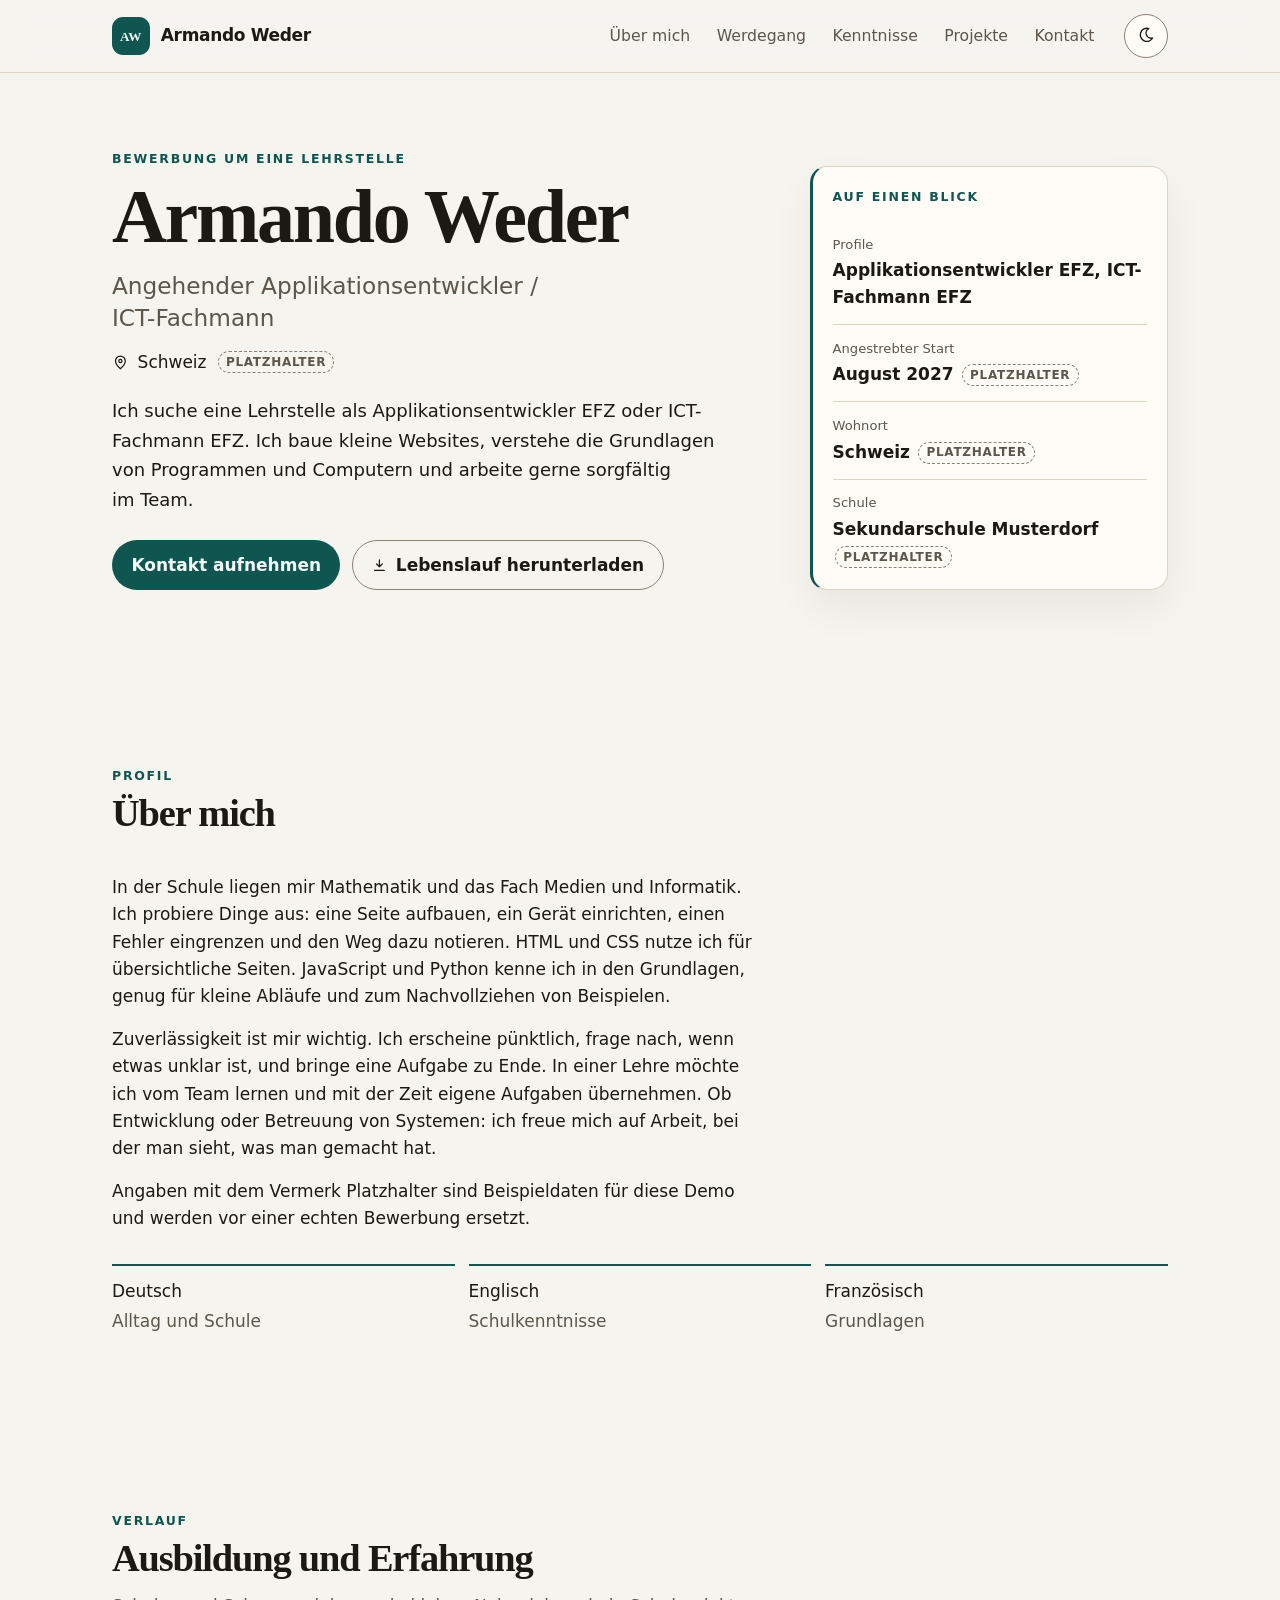
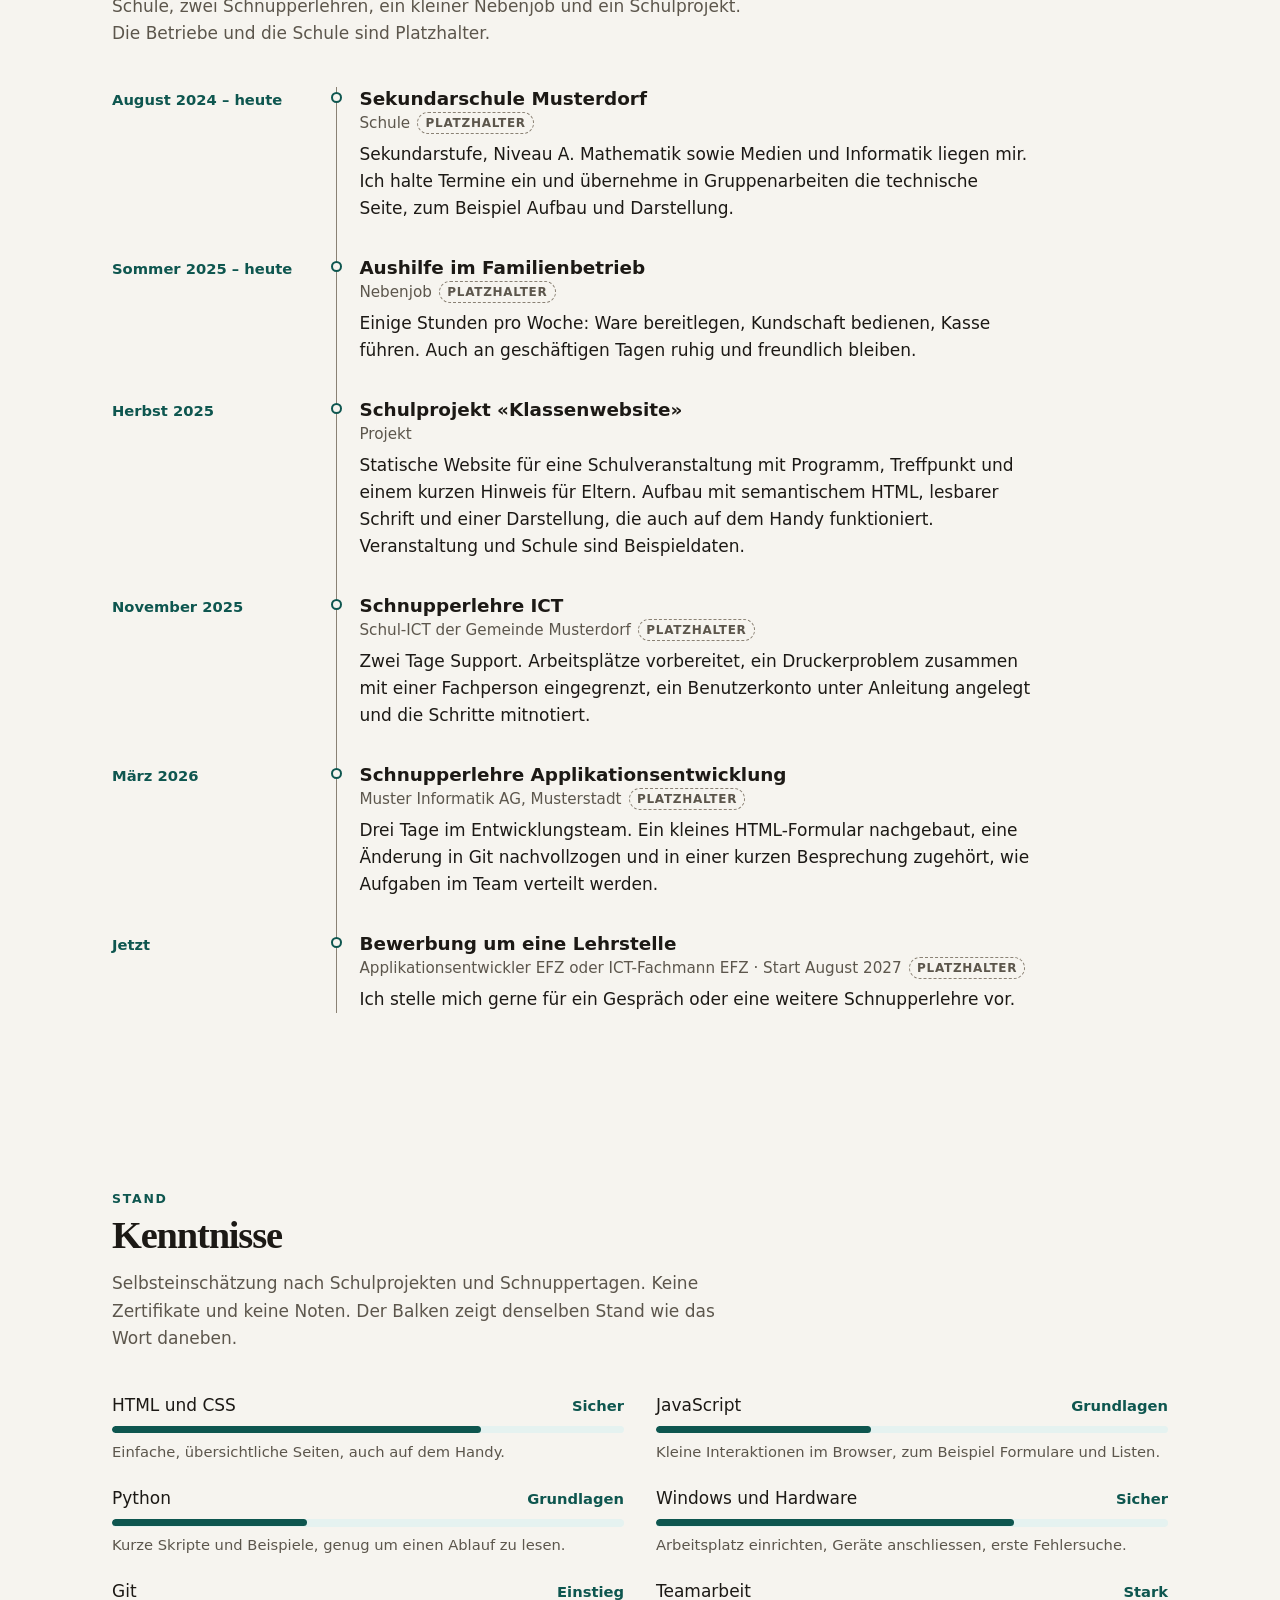
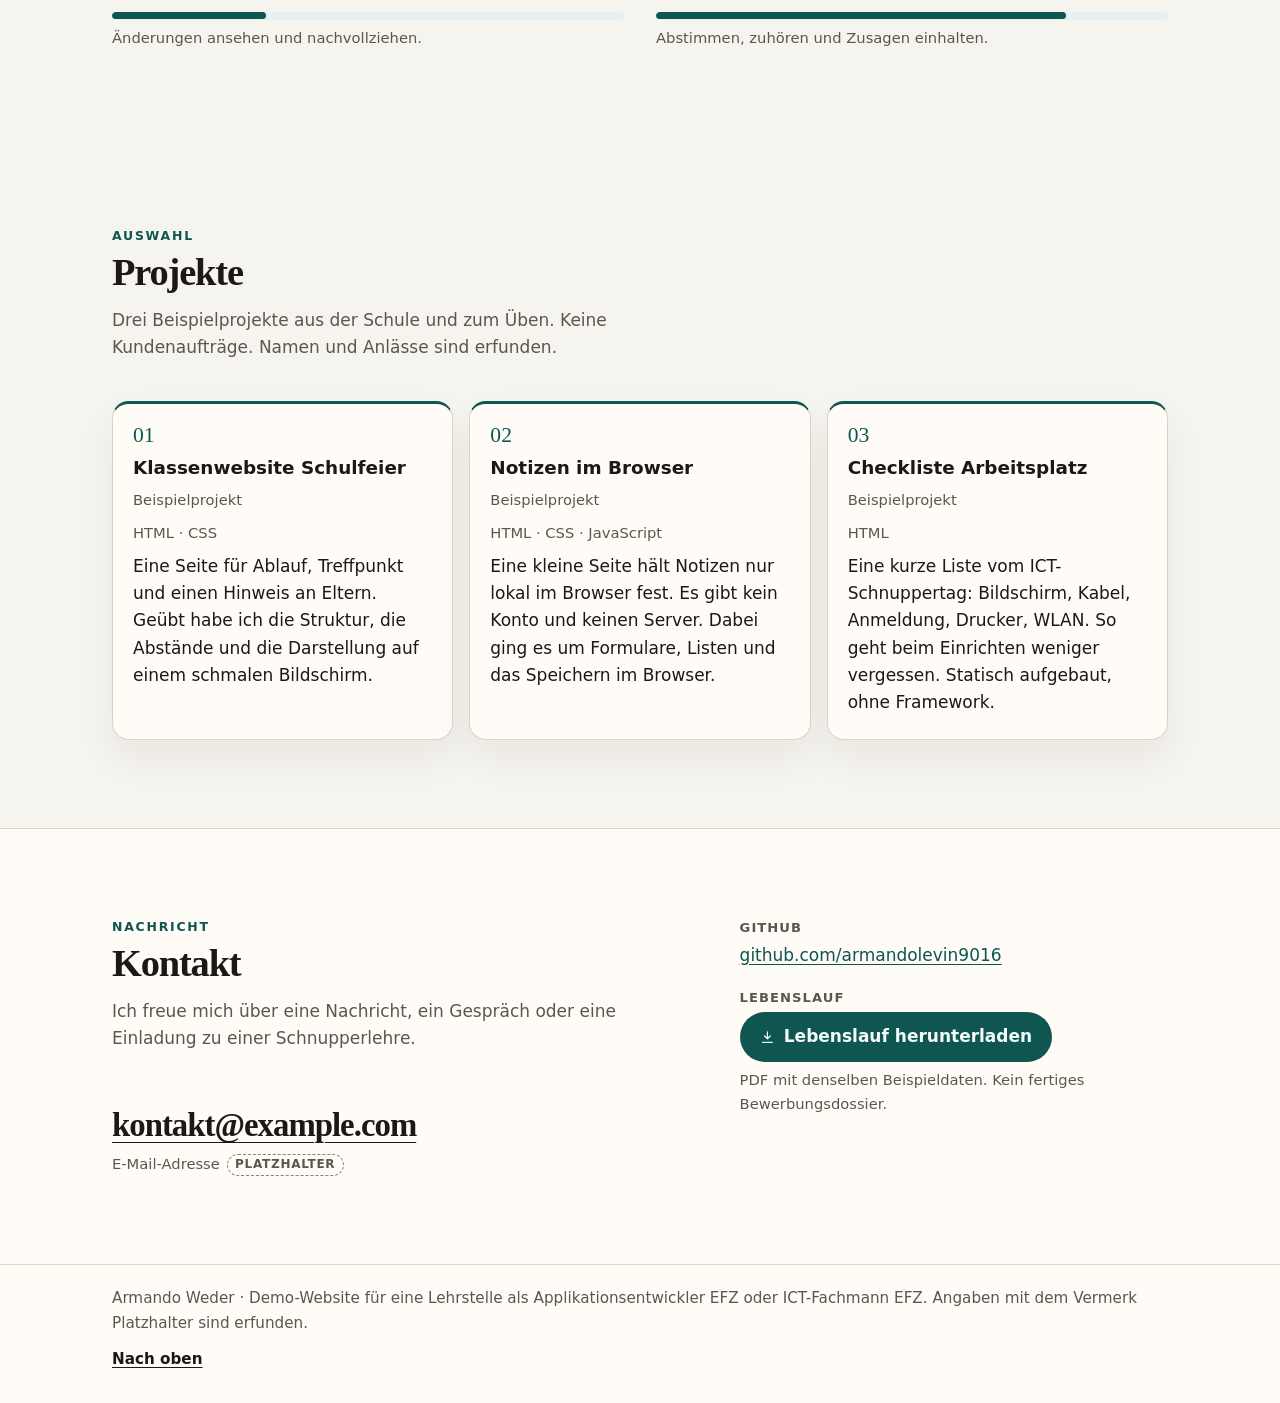
<file: index.html>
<!DOCTYPE html>
<html lang="de-CH">
<head>
  <meta charset="utf-8">
  <meta name="viewport" content="width=device-width, initial-scale=1">
  <title>Armando Weder – Angehender Applikationsentwickler / ICT-Fachmann</title>
  <meta name="description" content="Armando Weder sucht in der Schweiz eine Lehrstelle als Applikationsentwickler EFZ oder ICT-Fachmann EFZ. Werdegang, Kenntnisse und Beispielprojekte.">
  <meta name="author" content="Armando Weder">
  <meta name="color-scheme" content="light dark">
  <meta name="theme-color" content="#f6f4ef">
  <meta property="og:title" content="Armando Weder – Angehender Applikationsentwickler / ICT-Fachmann">
  <meta property="og:description" content="Lehrstelle als Applikationsentwickler EFZ oder ICT-Fachmann EFZ in der Schweiz. Werdegang, Kenntnisse und Beispielprojekte.">
  <meta property="og:type" content="website">
  <meta property="og:locale" content="de_CH">
  <meta property="og:image" content="/assets/og.png">
  <meta property="og:image:width" content="1200">
  <meta property="og:image:height" content="630">
  <meta property="og:image:alt" content="Armando Weder, angehender Applikationsentwickler und ICT-Fachmann, Lehrstelle in der Schweiz.">
  <meta name="twitter:card" content="summary_large_image">
  <meta name="twitter:title" content="Armando Weder – Angehender Applikationsentwickler / ICT-Fachmann">
  <meta name="twitter:description" content="Lehrstelle als Applikationsentwickler EFZ oder ICT-Fachmann EFZ in der Schweiz. Werdegang, Kenntnisse und Beispielprojekte.">
  <meta name="twitter:image" content="/assets/og.png">
  <meta name="twitter:image:alt" content="Armando Weder, angehender Applikationsentwickler und ICT-Fachmann, Lehrstelle in der Schweiz.">
  <link rel="icon" href="favicon.svg" type="image/svg+xml">
  <script src="script.js"></script>
  <link rel="stylesheet" href="styles.css">
</head>
<body id="top">
  <a class="skip-link" href="#inhalt">Zum Inhalt springen</a>
  <header class="site-header">
    <div class="header-bar wrap">
      <a class="brand" href="#top">
        <span class="monogram" aria-hidden="true">AW</span>
        <span>Armando Weder</span>
      </a>
      <nav id="site-nav" class="site-nav" aria-label="Seitenabschnitte">
        <ul class="nav-list">
          <li><a href="#ueber-mich">Über mich</a></li>
          <li><a href="#werdegang">Werdegang</a></li>
          <li><a href="#kenntnisse">Kenntnisse</a></li>
          <li><a href="#projekte">Projekte</a></li>
          <li><a href="#kontakt">Kontakt</a></li>
        </ul>
      </nav>
      <div class="header-tools">
        <button type="button" class="icon-button theme-toggle" id="theme-toggle" aria-pressed="false" aria-label="Farbschema wechseln">
          <svg class="icon-moon" viewBox="0 0 24 24" aria-hidden="true">
            <path d="M16 3.2A8.2 8.2 0 1 0 20.8 15 6.4 6.4 0 0 1 16 3.2z" fill="none" stroke="currentColor" stroke-width="1.75" stroke-linejoin="round"/>
          </svg>
          <svg class="icon-sun" viewBox="0 0 24 24" aria-hidden="true">
            <circle cx="12" cy="12" r="4" fill="none" stroke="currentColor" stroke-width="1.75"/>
            <path d="M12 3v2M12 19v2M3 12h2M19 12h2M5.6 5.6l1.4 1.4M17 17l1.4 1.4M18.4 5.6 17 7M7 17l-1.4 1.4" fill="none" stroke="currentColor" stroke-width="1.75" stroke-linecap="round"/>
          </svg>
        </button>
        <button type="button" class="icon-button nav-toggle" id="nav-toggle" aria-expanded="false" aria-controls="site-nav" aria-label="Menü öffnen">
          <span class="burger" aria-hidden="true"></span>
        </button>
      </div>
    </div>
  </header>

  <main id="inhalt" tabindex="-1">
    <section class="hero" aria-labelledby="name">
      <div class="wrap hero-grid">
        <div class="hero-copy">
          <p class="kicker">Bewerbung um eine Lehrstelle</p>
          <h1 id="name">Armando Weder</h1>
          <p class="tagline">Angehender Applikationsentwickler / ICT-Fachmann</p>
          <p class="location">
            <svg viewBox="0 0 24 24" aria-hidden="true">
              <path d="M12 21s7-6.1 7-11a7 7 0 1 0-14 0c0 4.9 7 11 7 11z" fill="none" stroke="currentColor" stroke-width="1.75"/>
              <circle cx="12" cy="10" r="2.25" fill="none" stroke="currentColor" stroke-width="1.75"/>
            </svg>
            <span>Schweiz</span>
            <span class="placeholder">Platzhalter</span>
          </p>
          <p class="lead">Ich suche eine Lehrstelle als Applikationsentwickler EFZ oder ICT-Fachmann EFZ. Ich baue kleine Websites, verstehe die Grundlagen von Programmen und Computern und arbeite gerne sorgfältig im Team.</p>
          <div class="actions">
            <a class="button" href="#kontakt">Kontakt aufnehmen</a>
            <a class="button button-secondary" href="assets/lebenslauf-platzhalter.pdf" download="Armando-Weder-Lebenslauf-Platzhalter.pdf">
              <svg viewBox="0 0 24 24" aria-hidden="true">
                <path d="M12 4v10M8 10l4 4 4-4M5 19h14" fill="none" stroke="currentColor" stroke-width="1.75" stroke-linecap="round" stroke-linejoin="round"/>
              </svg>
              Lebenslauf herunterladen
            </a>
          </div>
        </div>
        <aside class="facts" aria-label="Kurzüberblick">
          <p class="kicker">Auf einen Blick</p>
          <dl>
            <div>
              <dt>Profile</dt>
              <dd>Applikationsentwickler EFZ, ICT-Fachmann EFZ</dd>
            </div>
            <div>
              <dt>Angestrebter Start</dt>
              <dd>August 2027 <span class="placeholder">Platzhalter</span></dd>
            </div>
            <div>
              <dt>Wohnort</dt>
              <dd>Schweiz <span class="placeholder">Platzhalter</span></dd>
            </div>
            <div>
              <dt>Schule</dt>
              <dd>Sekundarschule Musterdorf <span class="placeholder">Platzhalter</span></dd>
            </div>
          </dl>
        </aside>
      </div>
    </section>

    <section id="ueber-mich" class="section" aria-labelledby="ueber-mich-titel">
      <div class="wrap">
        <header class="section-head">
          <p class="kicker">Profil</p>
          <h2 id="ueber-mich-titel">Über mich</h2>
        </header>
        <div class="prose">
          <p>In der Schule liegen mir Mathematik und das Fach Medien und Informatik. Ich probiere Dinge aus: eine Seite aufbauen, ein Gerät einrichten, einen Fehler eingrenzen und den Weg dazu notieren. HTML und CSS nutze ich für übersichtliche Seiten. JavaScript und Python kenne ich in den Grundlagen, genug für kleine Abläufe und zum Nachvollziehen von Beispielen.</p>
          <p>Zuverlässigkeit ist mir wichtig. Ich erscheine pünktlich, frage nach, wenn etwas unklar ist, und bringe eine Aufgabe zu Ende. In einer Lehre möchte ich vom Team lernen und mit der Zeit eigene Aufgaben übernehmen. Ob Entwicklung oder Betreuung von Systemen: ich freue mich auf Arbeit, bei der man sieht, was man gemacht hat.</p>
          <p>Angaben mit dem Vermerk Platzhalter sind Beispieldaten für diese Demo und werden vor einer echten Bewerbung ersetzt.</p>
        </div>
        <dl class="languages">
          <div>
            <dt>Deutsch</dt>
            <dd>Alltag und Schule</dd>
          </div>
          <div>
            <dt>Englisch</dt>
            <dd>Schulkenntnisse</dd>
          </div>
          <div>
            <dt>Französisch</dt>
            <dd>Grundlagen</dd>
          </div>
        </dl>
      </div>
    </section>

    <section id="werdegang" class="section" aria-labelledby="werdegang-titel">
      <div class="wrap">
        <header class="section-head">
          <p class="kicker">Verlauf</p>
          <h2 id="werdegang-titel">Ausbildung und Erfahrung</h2>
          <p class="section-lead">Schule, zwei Schnupperlehren, ein kleiner Nebenjob und ein Schulprojekt. Die Betriebe und die Schule sind Platzhalter.</p>
        </header>
        <ol class="timeline">
          <li>
            <p class="when"><time datetime="2024-08">August 2024</time> – heute</p>
            <div class="event">
              <h3>Sekundarschule Musterdorf</h3>
              <p class="where">Schule <span class="placeholder">Platzhalter</span></p>
              <p>Sekundarstufe, Niveau A. Mathematik sowie Medien und Informatik liegen mir. Ich halte Termine ein und übernehme in Gruppenarbeiten die technische Seite, zum Beispiel Aufbau und Darstellung.</p>
            </div>
          </li>
          <li>
            <p class="when"><time datetime="2025-06">Sommer 2025</time> – heute</p>
            <div class="event">
              <h3>Aushilfe im Familienbetrieb</h3>
              <p class="where">Nebenjob <span class="placeholder">Platzhalter</span></p>
              <p>Einige Stunden pro Woche: Ware bereitlegen, Kundschaft bedienen, Kasse führen. Auch an geschäftigen Tagen ruhig und freundlich bleiben.</p>
            </div>
          </li>
          <li>
            <p class="when"><time datetime="2025-10">Herbst 2025</time></p>
            <div class="event">
              <h3>Schulprojekt «Klassenwebsite»</h3>
              <p class="where">Projekt</p>
              <p>Statische Website für eine Schulveranstaltung mit Programm, Treffpunkt und einem kurzen Hinweis für Eltern. Aufbau mit semantischem HTML, lesbarer Schrift und einer Darstellung, die auch auf dem Handy funktioniert. Veranstaltung und Schule sind Beispieldaten.</p>
            </div>
          </li>
          <li>
            <p class="when"><time datetime="2025-11">November 2025</time></p>
            <div class="event">
              <h3>Schnupperlehre ICT</h3>
              <p class="where">Schul-ICT der Gemeinde Musterdorf <span class="placeholder">Platzhalter</span></p>
              <p>Zwei Tage Support. Arbeitsplätze vorbereitet, ein Druckerproblem zusammen mit einer Fachperson eingegrenzt, ein Benutzerkonto unter Anleitung angelegt und die Schritte mitnotiert.</p>
            </div>
          </li>
          <li>
            <p class="when"><time datetime="2026-03">März 2026</time></p>
            <div class="event">
              <h3>Schnupperlehre Applikationsentwicklung</h3>
              <p class="where">Muster Informatik AG, Musterstadt <span class="placeholder">Platzhalter</span></p>
              <p>Drei Tage im Entwicklungsteam. Ein kleines HTML-Formular nachgebaut, eine Änderung in Git nachvollzogen und in einer kurzen Besprechung zugehört, wie Aufgaben im Team verteilt werden.</p>
            </div>
          </li>
          <li>
            <p class="when">Jetzt</p>
            <div class="event">
              <h3>Bewerbung um eine Lehrstelle</h3>
              <p class="where">Applikationsentwickler EFZ oder ICT-Fachmann EFZ · Start August 2027 <span class="placeholder">Platzhalter</span></p>
              <p>Ich stelle mich gerne für ein Gespräch oder eine weitere Schnupperlehre vor.</p>
            </div>
          </li>
        </ol>
      </div>
    </section>

    <section id="kenntnisse" class="section" aria-labelledby="kenntnisse-titel">
      <div class="wrap">
        <header class="section-head">
          <p class="kicker">Stand</p>
          <h2 id="kenntnisse-titel">Kenntnisse</h2>
          <p class="section-lead">Selbsteinschätzung nach Schulprojekten und Schnuppertagen. Keine Zertifikate und keine Noten. Der Balken zeigt denselben Stand wie das Wort daneben.</p>
        </header>
        <ul class="skills">
          <li class="skill">
            <div class="skill-top" id="skill-html">
              <span>HTML und CSS</span>
              <span class="skill-level">Sicher</span>
            </div>
            <div class="meter" role="meter" aria-labelledby="skill-html" aria-valuemin="0" aria-valuemax="100" aria-valuenow="72" aria-valuetext="Sicher, 72 von 100">
              <span class="meter-fill level-72"></span>
            </div>
            <p class="skill-note">Einfache, übersichtliche Seiten, auch auf dem Handy.</p>
          </li>
          <li class="skill">
            <div class="skill-top" id="skill-js">
              <span>JavaScript</span>
              <span class="skill-level">Grundlagen</span>
            </div>
            <div class="meter" role="meter" aria-labelledby="skill-js" aria-valuemin="0" aria-valuemax="100" aria-valuenow="42" aria-valuetext="Grundlagen, 42 von 100">
              <span class="meter-fill level-42"></span>
            </div>
            <p class="skill-note">Kleine Interaktionen im Browser, zum Beispiel Formulare und Listen.</p>
          </li>
          <li class="skill">
            <div class="skill-top" id="skill-py">
              <span>Python</span>
              <span class="skill-level">Grundlagen</span>
            </div>
            <div class="meter" role="meter" aria-labelledby="skill-py" aria-valuemin="0" aria-valuemax="100" aria-valuenow="38" aria-valuetext="Grundlagen, 38 von 100">
              <span class="meter-fill level-38"></span>
            </div>
            <p class="skill-note">Kurze Skripte und Beispiele, genug um einen Ablauf zu lesen.</p>
          </li>
          <li class="skill">
            <div class="skill-top" id="skill-hw">
              <span>Windows und Hardware</span>
              <span class="skill-level">Sicher</span>
            </div>
            <div class="meter" role="meter" aria-labelledby="skill-hw" aria-valuemin="0" aria-valuemax="100" aria-valuenow="70" aria-valuetext="Sicher, 70 von 100">
              <span class="meter-fill level-70"></span>
            </div>
            <p class="skill-note">Arbeitsplatz einrichten, Geräte anschliessen, erste Fehlersuche.</p>
          </li>
          <li class="skill">
            <div class="skill-top" id="skill-git">
              <span>Git</span>
              <span class="skill-level">Einstieg</span>
            </div>
            <div class="meter" role="meter" aria-labelledby="skill-git" aria-valuemin="0" aria-valuemax="100" aria-valuenow="30" aria-valuetext="Einstieg, 30 von 100">
              <span class="meter-fill level-30"></span>
            </div>
            <p class="skill-note">Änderungen ansehen und nachvollziehen.</p>
          </li>
          <li class="skill">
            <div class="skill-top" id="skill-team">
              <span>Teamarbeit</span>
              <span class="skill-level">Stark</span>
            </div>
            <div class="meter" role="meter" aria-labelledby="skill-team" aria-valuemin="0" aria-valuemax="100" aria-valuenow="80" aria-valuetext="Stark, 80 von 100">
              <span class="meter-fill level-80"></span>
            </div>
            <p class="skill-note">Abstimmen, zuhören und Zusagen einhalten.</p>
          </li>
        </ul>
      </div>
    </section>

    <section id="projekte" class="section" aria-labelledby="projekte-titel">
      <div class="wrap">
        <header class="section-head">
          <p class="kicker">Auswahl</p>
          <h2 id="projekte-titel">Projekte</h2>
          <p class="section-lead">Drei Beispielprojekte aus der Schule und zum Üben. Keine Kundenaufträge. Namen und Anlässe sind erfunden.</p>
        </header>
        <div class="projects">
          <article class="project">
            <p class="project-index">01</p>
            <h3>Klassenwebsite Schulfeier</h3>
            <p class="project-kind">Beispielprojekt</p>
            <p class="tags"><span>HTML</span><span>CSS</span></p>
            <p>Eine Seite für Ablauf, Treffpunkt und einen Hinweis an Eltern. Geübt habe ich die Struktur, die Abstände und die Darstellung auf einem schmalen Bildschirm.</p>
          </article>
          <article class="project">
            <p class="project-index">02</p>
            <h3>Notizen im Browser</h3>
            <p class="project-kind">Beispielprojekt</p>
            <p class="tags"><span>HTML</span><span>CSS</span><span>JavaScript</span></p>
            <p>Eine kleine Seite hält Notizen nur lokal im Browser fest. Es gibt kein Konto und keinen Server. Dabei ging es um Formulare, Listen und das Speichern im Browser.</p>
          </article>
          <article class="project">
            <p class="project-index">03</p>
            <h3>Checkliste Arbeitsplatz</h3>
            <p class="project-kind">Beispielprojekt</p>
            <p class="tags"><span>HTML</span></p>
            <p>Eine kurze Liste vom ICT-Schnuppertag: Bildschirm, Kabel, Anmeldung, Drucker, WLAN. So geht beim Einrichten weniger vergessen. Statisch aufgebaut, ohne Framework.</p>
          </article>
        </div>
      </div>
    </section>

    <section id="kontakt" class="section contact" aria-labelledby="kontakt-titel">
      <div class="wrap contact-grid">
        <div>
          <header class="section-head">
            <p class="kicker">Nachricht</p>
            <h2 id="kontakt-titel">Kontakt</h2>
            <p class="section-lead">Ich freue mich über eine Nachricht, ein Gespräch oder eine Einladung zu einer Schnupperlehre.</p>
          </header>
          <a class="email" href="mailto:kontakt@example.com">kontakt@example.com</a>
          <p class="fine">E-Mail-Adresse <span class="placeholder">Platzhalter</span></p>
        </div>
        <address>
          <dl class="contact-list">
            <div>
              <dt>GitHub</dt>
              <dd>
                <a href="https://github.com/armandolevin9016" target="_blank" rel="noopener noreferrer">github.com/armandolevin9016<span class="visually-hidden"> (öffnet in neuem Tab)</span></a>
              </dd>
            </div>
            <div>
              <dt>Lebenslauf</dt>
              <dd>
                <a class="button" href="assets/lebenslauf-platzhalter.pdf" download="Armando-Weder-Lebenslauf-Platzhalter.pdf">
                  <svg viewBox="0 0 24 24" aria-hidden="true">
                    <path d="M12 4v10M8 10l4 4 4-4M5 19h14" fill="none" stroke="currentColor" stroke-width="1.75" stroke-linecap="round" stroke-linejoin="round"/>
                  </svg>
                  Lebenslauf herunterladen
                </a>
                <p class="fine">PDF mit denselben Beispieldaten. Kein fertiges Bewerbungsdossier.</p>
              </dd>
            </div>
          </dl>
        </address>
      </div>
    </section>
  </main>

  <footer class="site-footer">
    <div class="wrap footer-inner">
      <p>Armando Weder · Demo-Website für eine Lehrstelle als Applikationsentwickler EFZ oder ICT-Fachmann EFZ. Angaben mit dem Vermerk Platzhalter sind erfunden.</p>
      <a href="#top">Nach oben</a>
    </div>
  </footer>
</body>
</html>
</file>
<file: styles.css>
/* Armando Weder – statische Bewerbungsseite.
   Breakpoint 980px muss mit script.js übereinstimmen. */

:root {
  --bg: #f6f4ef;
  --surface: #fffcf8;
  --ink: #1c1915;
  --muted: #5c564c;
  --line: #ddd4c6;
  --line-strong: #8a8174;
  --accent: #0e564f;
  --accent-hover: #0a3f3a;
  --accent-ink: #f4fbf9;
  --accent-soft: #e5f2f0;
  --shadow: 0 18px 40px rgba(28, 25, 21, 0.06);
  --sans: system-ui, -apple-system, "Segoe UI", "Noto Sans", "Helvetica Neue", Arial, sans-serif;
  --serif: "Iowan Old Style", "Palatino Linotype", Palatino, "Noto Serif", Georgia, serif;
  --page: 66rem;
  --header: 4.5rem;
  --radius: 1.05rem;
  color-scheme: light;
}

@media (prefers-color-scheme: dark) {
  :root:not([data-theme="light"]) {
    --bg: #111413;
    --surface: #1b201e;
    --ink: #f3f0e8;
    --muted: #c4bdb2;
    --line: #3a4440;
    --line-strong: #9a9288;
    --accent: #9ee0d6;
    --accent-hover: #c4f3ec;
    --accent-ink: #06211e;
    --accent-soft: #1a3330;
    --shadow: 0 18px 40px rgba(0, 0, 0, 0.35);
    color-scheme: dark;
  }
}

:root[data-theme="dark"] {
  --bg: #111413;
  --surface: #1b201e;
  --ink: #f3f0e8;
  --muted: #c4bdb2;
  --line: #3a4440;
  --line-strong: #9a9288;
  --accent: #9ee0d6;
  --accent-hover: #c4f3ec;
  --accent-ink: #06211e;
  --accent-soft: #1a3330;
  --shadow: 0 18px 40px rgba(0, 0, 0, 0.35);
  color-scheme: dark;
}

:root[data-theme="light"] {
  color-scheme: light;
}

*,
*::before,
*::after {
  box-sizing: border-box;
}

html {
  scroll-behavior: smooth;
}

body {
  margin: 0;
  background: var(--bg);
  color: var(--ink);
  font-family: var(--sans);
  font-size: 1.0625rem;
  line-height: 1.6;
  text-rendering: optimizeLegibility;
}

img,
svg {
  display: block;
  max-width: 100%;
}

h1,
h2,
h3,
p {
  margin: 0;
}

h1,
h2 {
  font-family: var(--serif);
  font-weight: 700;
  line-height: 1.08;
  letter-spacing: -0.03em;
  text-wrap: balance;
}

h1 {
  margin-top: 0.35rem;
  font-size: clamp(2.7rem, 8vw, 4.75rem);
}

h2 {
  font-size: clamp(1.85rem, 3vw, 2.45rem);
}

h3 {
  font-size: 1.15rem;
  line-height: 1.3;
  font-weight: 700;
}

p {
  text-wrap: pretty;
}

ul,
ol,
dl,
dd {
  margin: 0;
  padding: 0;
}

ul,
ol {
  list-style: none;
}

a {
  position: relative;
  color: var(--accent);
  text-underline-offset: 0.18em;
}

address {
  font-style: normal;
}

a:hover {
  text-decoration-thickness: 2px;
}

button,
input {
  font: inherit;
  color: inherit;
}

button {
  cursor: pointer;
}

::selection {
  background: var(--accent-soft);
  color: var(--ink);
}

:focus {
  outline: none;
}

:focus-visible {
  outline: 3px solid var(--ink);
  outline-offset: 3px;
}

.skip-link {
  position: absolute;
  left: 1rem;
  top: 0.75rem;
  z-index: 80;
  transform: translateY(-160%);
  padding: 0.65rem 1rem;
  border-radius: 999px;
  background: var(--accent);
  color: var(--accent-ink);
  font-weight: 700;
  text-decoration: none;
}

.skip-link:focus {
  transform: none;
}

.visually-hidden {
  position: absolute;
  width: 1px;
  height: 1px;
  padding: 0;
  margin: -1px;
  overflow: hidden;
  clip: rect(0, 0, 0, 0);
  white-space: nowrap;
  border: 0;
}

.wrap {
  width: min(100% - 2rem, var(--page));
  margin-inline: auto;
}

.site-header {
  position: sticky;
  top: 0;
  z-index: 40;
  background: var(--bg);
  background: color-mix(in srgb, var(--bg) 88%, transparent);
  border-bottom: 1px solid var(--line);
  backdrop-filter: blur(14px);
}

.header-bar {
  display: flex;
  align-items: center;
  gap: 0.75rem;
  min-height: var(--header);
  flex-wrap: wrap;
}

.brand {
  display: inline-flex;
  align-items: center;
  gap: 0.7rem;
  color: var(--ink);
  font-weight: 700;
  text-decoration: none;
  letter-spacing: -0.02em;
}

.brand:hover {
  text-decoration: none;
}

.monogram {
  display: grid;
  width: 2.35rem;
  height: 2.35rem;
  place-items: center;
  border-radius: 0.7rem;
  background: var(--accent);
  color: var(--accent-ink);
  font-family: var(--serif);
  font-size: 0.82rem;
  font-weight: 700;
  letter-spacing: 0.02em;
}

.header-tools {
  display: flex;
  align-items: center;
  gap: 0.45rem;
  margin-left: auto;
}

.icon-button {
  display: inline-flex;
  width: 2.75rem;
  height: 2.75rem;
  align-items: center;
  justify-content: center;
  padding: 0;
  border: 1px solid var(--line-strong);
  border-radius: 999px;
  background: var(--surface);
  color: var(--ink);
}

.icon-button:hover {
  border-color: var(--accent);
  color: var(--accent);
}

.icon-button svg {
  width: 1.2rem;
  height: 1.2rem;
}

.icon-sun {
  display: none;
}

.icon-moon {
  display: block;
}

@media (prefers-color-scheme: dark) {
  :root:not([data-theme="light"]) .icon-sun {
    display: block;
  }

  :root:not([data-theme="light"]) .icon-moon {
    display: none;
  }
}

:root[data-theme="dark"] .icon-sun {
  display: block;
}

:root[data-theme="dark"] .icon-moon {
  display: none;
}

:root[data-theme="light"] .icon-sun {
  display: none;
}

:root[data-theme="light"] .icon-moon {
  display: block;
}

.burger,
.burger::before,
.burger::after {
  display: block;
  width: 1.05rem;
  height: 2px;
  border-radius: 999px;
  background: currentColor;
  position: relative;
}

.burger::before,
.burger::after {
  content: "";
  position: absolute;
  left: 0;
}

.burger::before {
  top: -6px;
}

.burger::after {
  top: 6px;
}

.nav-toggle[aria-expanded="true"] .burger {
  background: transparent;
}

.nav-toggle[aria-expanded="true"] .burger::before {
  top: 0;
  transform: rotate(45deg);
}

.nav-toggle[aria-expanded="true"] .burger::after {
  top: 0;
  transform: rotate(-45deg);
}

.nav-toggle {
  display: none;
}

.nav-list {
  display: flex;
  flex-wrap: wrap;
  gap: 0.15rem;
}

.site-nav a {
  display: inline-flex;
  min-height: 2.75rem;
  align-items: center;
  padding: 0.35rem 0.75rem;
  border-radius: 999px;
  color: var(--muted);
  font-size: 0.98rem;
  text-decoration: none;
}

.site-nav a:hover,
.site-nav a[aria-current="true"] {
  color: var(--ink);
  background: var(--accent-soft);
  text-decoration: none;
}

.site-nav a[aria-current="true"] {
  box-shadow: inset 0 -2px 0 var(--accent);
}

@media (max-width: 979px) {
  .site-nav {
    flex: 1 0 100%;
    order: 5;
    padding-bottom: 0.35rem;
  }

  .nav-list {
    display: grid;
    gap: 0.1rem;
  }

  html.js .nav-toggle {
    display: inline-flex;
  }

  html.js .site-nav {
    display: none;
    position: absolute;
    z-index: 30;
    top: 100%;
    right: 0;
    left: 0;
    padding: 0.35rem max(1rem, calc((100% - var(--page)) / 2)) 0.9rem;
    border-bottom: 1px solid var(--line);
    background: var(--surface);
    box-shadow: var(--shadow);
  }

  html.js .site-nav.is-open {
    display: block;
  }

  html.js .header-bar {
    flex-wrap: nowrap;
  }
}

@media (min-width: 980px) {
  .header-bar {
    flex-wrap: nowrap;
  }

  .site-nav {
    margin-left: auto;
  }

  .header-tools {
    margin-left: 0.35rem;
  }

  .header-bar:not(:has(nav)) .header-tools {
    margin-left: auto;
  }
}

.hero {
  padding-block: clamp(2.5rem, 6vw, 4.75rem) clamp(3rem, 7vw, 5.5rem);
}

.hero-grid {
  display: grid;
  gap: 1.75rem;
  align-items: start;
}

.kicker {
  color: var(--accent);
  font-size: 0.78rem;
  font-weight: 700;
  letter-spacing: 0.14em;
  text-transform: uppercase;
}

.tagline {
  max-width: 22em;
  margin-top: 0.85rem;
  color: var(--muted);
  font-size: clamp(1.15rem, 2.2vw, 1.45rem);
  line-height: 1.35;
}

.location {
  display: flex;
  flex-wrap: wrap;
  align-items: center;
  gap: 0.4rem 0.55rem;
  margin-top: 1rem;
  color: var(--ink);
}

.location svg {
  width: 1.05rem;
  height: 1.05rem;
  flex: 0 0 auto;
}

.lead {
  max-width: 38rem;
  margin-top: 1.25rem;
  font-size: 1.125rem;
  line-height: 1.65;
}

.actions {
  display: flex;
  flex-wrap: wrap;
  gap: 0.7rem;
  margin-top: 1.6rem;
}

.button {
  display: inline-flex;
  min-height: 2.75rem;
  align-items: center;
  justify-content: center;
  gap: 0.5rem;
  padding: 0.65rem 1.15rem;
  border: 1px solid transparent;
  border-radius: 999px;
  background: var(--accent);
  color: var(--accent-ink);
  font-weight: 700;
  text-decoration: none;
}

.button svg {
  width: 1.05rem;
  height: 1.05rem;
}

.button:hover {
  background: var(--accent-hover);
  text-decoration: none;
}

.button-secondary {
  border-color: var(--line-strong);
  background: transparent;
  color: var(--ink);
}

.button-secondary:hover {
  border-color: var(--accent);
  background: transparent;
  color: var(--accent);
}

.button:active {
  transform: translateY(1px);
}

.placeholder {
  display: inline-block;
  margin-left: 0.15rem;
  padding: 0.1rem 0.45rem;
  border: 1px dashed var(--line-strong);
  border-radius: 999px;
  color: var(--muted);
  font-size: 0.75rem;
  font-weight: 700;
  letter-spacing: 0.06em;
  line-height: 1.4;
  text-transform: uppercase;
  vertical-align: middle;
  white-space: nowrap;
}

.facts {
  padding: 1.25rem 1.25rem 0.4rem;
  border: 1px solid var(--line);
  border-left: 3px solid var(--accent);
  border-radius: var(--radius);
  background: var(--surface);
  box-shadow: var(--shadow);
}

.facts .kicker {
  margin-bottom: 0.85rem;
}

.facts div + div {
  border-top: 1px solid var(--line);
}

.facts div {
  padding-block: 0.8rem;
}

.facts dt {
  color: var(--muted);
  font-size: 0.82rem;
}

.facts dd {
  margin-top: 0.15rem;
  font-weight: 700;
}

.section {
  padding-block: clamp(3.25rem, 7vw, 5.5rem);
  scroll-margin-top: 5.25rem;
}

.section-head {
  max-width: 40rem;
  margin-bottom: clamp(1.75rem, 4vw, 2.5rem);
}

.section-head h2 {
  margin-top: 0.4rem;
}

.section-lead {
  margin-top: 0.85rem;
  color: var(--muted);
}

.prose {
  max-width: 40rem;
}

.prose p + p {
  margin-top: 1rem;
}

.languages {
  display: grid;
  gap: 0.85rem;
  margin-top: 2rem;
}

.languages div {
  padding-top: 0.75rem;
  border-top: 2px solid var(--accent);
}

.languages dd {
  margin-top: 0.15rem;
  color: var(--muted);
}

.timeline {
  display: grid;
  gap: 0;
}

.timeline li {
  display: grid;
  gap: 0.35rem;
  padding: 0 0 1.85rem 1.35rem;
  border-left: 1px solid var(--line-strong);
  position: relative;
}

.timeline li:last-child {
  padding-bottom: 0;
}

.timeline li::before {
  content: "";
  position: absolute;
  top: 0.3rem;
  left: -0.38rem;
  width: 0.7rem;
  height: 0.7rem;
  border: 2px solid var(--accent);
  border-radius: 50%;
  background: var(--bg);
}

.when {
  color: var(--accent);
  font-size: 0.92rem;
  font-weight: 700;
}

.where {
  color: var(--muted);
  font-size: 0.95rem;
}

.event p:last-child {
  max-width: 42rem;
  margin-top: 0.35rem;
}

.skills {
  display: grid;
  gap: 1.35rem 2rem;
}

.skill-top {
  display: flex;
  justify-content: space-between;
  gap: 1rem;
  align-items: baseline;
}

.skill-level {
  color: var(--accent);
  font-size: 0.92rem;
  font-weight: 700;
}

.meter {
  height: 0.45rem;
  margin-top: 0.45rem;
  overflow: hidden;
  border-radius: 999px;
  background: var(--accent-soft);
}

.meter-fill {
  display: block;
  height: 100%;
  border-radius: inherit;
  background: var(--accent);
  transform-origin: left center;
  animation: grow 0.7s ease both;
}

.level-30 { width: 30%; }
.level-38 { width: 38%; }
.level-42 { width: 42%; }
.level-70 { width: 70%; }
.level-72 { width: 72%; }
.level-80 { width: 80%; }

.skill-note {
  margin-top: 0.4rem;
  color: var(--muted);
  font-size: 0.92rem;
}

@keyframes grow {
  from { transform: scaleX(0); }
  to { transform: scaleX(1); }
}

.projects {
  display: grid;
  gap: 1rem;
}

.project {
  display: flex;
  flex-direction: column;
  gap: 0.55rem;
  min-height: 100%;
  padding: 1.3rem 1.25rem 1.4rem;
  border: 1px solid var(--line);
  border-top: 3px solid var(--accent);
  border-radius: var(--radius);
  background: var(--surface);
  box-shadow: var(--shadow);
}

.project-index {
  color: var(--accent);
  font-family: var(--serif);
  font-size: 1.35rem;
  line-height: 1;
}

.project-kind,
.tags {
  color: var(--muted);
  font-size: 0.92rem;
}

.tags span + span::before {
  content: " · ";
}

.contact {
  background: var(--surface);
  border-top: 1px solid var(--line);
}

.contact-grid {
  display: grid;
  gap: 1.75rem;
}

.email {
  display: inline-block;
  margin-top: 0.85rem;
  color: var(--ink);
  font-family: var(--serif);
  font-size: clamp(1.45rem, 3vw, 2.05rem);
  font-weight: 700;
  letter-spacing: -0.03em;
  line-height: 1.2;
  text-decoration-thickness: 1px;
  overflow-wrap: anywhere;
}

.contact-list {
  display: grid;
  gap: 1.15rem;
  font-style: normal;
}

.contact-list dt {
  color: var(--muted);
  font-size: 0.82rem;
  font-weight: 700;
  letter-spacing: 0.08em;
  text-transform: uppercase;
}

.contact-list dd {
  margin-top: 0.25rem;
}

.fine {
  margin-top: 0.4rem;
  color: var(--muted);
  font-size: 0.92rem;
}

.site-footer {
  padding-block: 1.35rem 2rem;
  border-top: 1px solid var(--line);
  background: var(--surface);
  color: var(--muted);
  font-size: 0.95rem;
}

.footer-inner {
  display: flex;
  flex-wrap: wrap;
  gap: 0.75rem 1.5rem;
  justify-content: space-between;
  align-items: end;
}

.footer-inner a {
  color: var(--ink);
  font-weight: 700;
}

body:has(.missing) {
  display: flex;
  min-height: 100vh;
  min-height: 100dvh;
  flex-direction: column;
}

.missing {
  display: grid;
  flex: 1;
  align-items: center;
  padding-block: 2rem;
}

.missing-card {
  max-width: 36rem;
}

.missing h1 {
  font-size: clamp(2.2rem, 6vw, 3.4rem);
}

.missing p {
  margin-top: 0.9rem;
  max-width: 34rem;
}

.missing .actions {
  margin-top: 1.5rem;
}

@media (min-width: 700px) {
  .languages {
    grid-template-columns: repeat(3, minmax(0, 1fr));
  }

  .skills {
    grid-template-columns: 1fr 1fr;
  }

  .projects {
    grid-template-columns: 1fr 1fr;
  }
}

@media (min-width: 880px) {
  .hero-grid {
    grid-template-columns: minmax(0, 1.45fr) minmax(16rem, 0.8fr);
    gap: 3rem;
    align-items: end;
  }

  .timeline li {
    grid-template-columns: 12.5rem minmax(0, 1fr);
    column-gap: 1.5rem;
    row-gap: 0;
    padding: 0;
    border-left: 0;
  }

  .timeline li::before {
    display: none;
  }

  .event {
    padding: 0 0 2.1rem 1.4rem;
    border-left: 1px solid var(--line-strong);
    position: relative;
  }

  .timeline li:last-child .event {
    padding-bottom: 0;
  }

  .event::before {
    content: "";
    position: absolute;
    top: 0.3rem;
    left: -0.38rem;
    width: 0.7rem;
    height: 0.7rem;
    border: 2px solid var(--accent);
    border-radius: 50%;
    background: var(--bg);
  }

  .when {
    padding-top: 0.05rem;
  }
}

@media (min-width: 1040px) {
  .projects {
    grid-template-columns: repeat(3, minmax(0, 1fr));
  }

  .contact-grid {
    grid-template-columns: minmax(0, 1.15fr) minmax(16rem, 0.85fr);
    gap: 3rem;
    align-items: start;
  }
}

@media (prefers-reduced-motion: reduce) {
  html {
    scroll-behavior: auto;
  }

  *,
  *::before,
  *::after {
    animation: none !important;
    transition: none !important;
  }

  .button:active {
    transform: none;
  }
}

@media print {
  :root {
    --bg: #ffffff;
    --surface: #ffffff;
    --ink: #1c1915;
    --muted: #3f3a34;
    --accent: #0e564f;
    --accent-ink: #ffffff;
    --line: #cccccc;
    --line-strong: #666666;
  }

  .skip-link,
  .header-tools,
  .site-nav,
  .actions {
    display: none !important;
  }

  .site-header {
    position: static;
    border: 0;
    background: #ffffff;
  }

  .section,
  .hero,
  .project,
  .facts {
    break-inside: avoid;
    box-shadow: none;
  }

  body {
    background: #ffffff;
    color: #1c1915;
  }

  a[href^="http"]::after,
  a[href^="mailto:"]::after {
    content: " (" attr(href) ")";
    font-size: 0.85em;
  }
}
</file>
